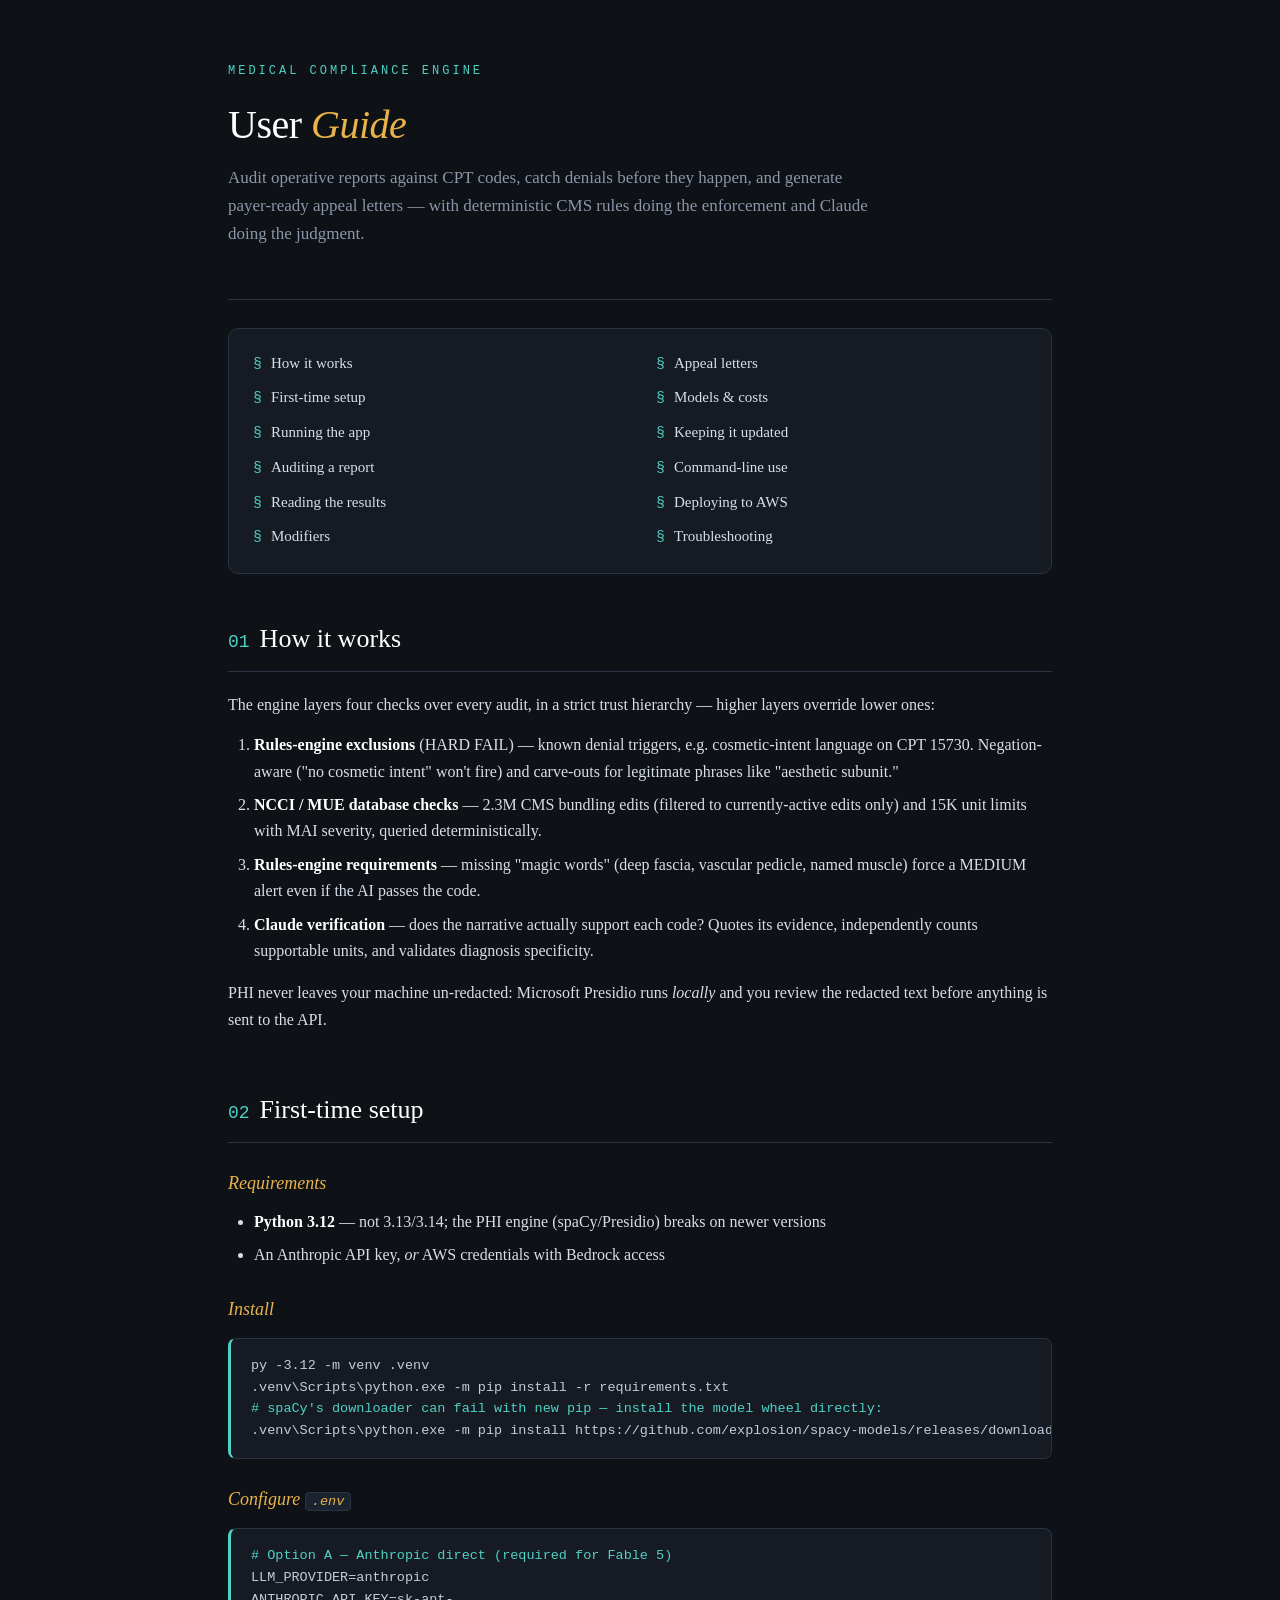
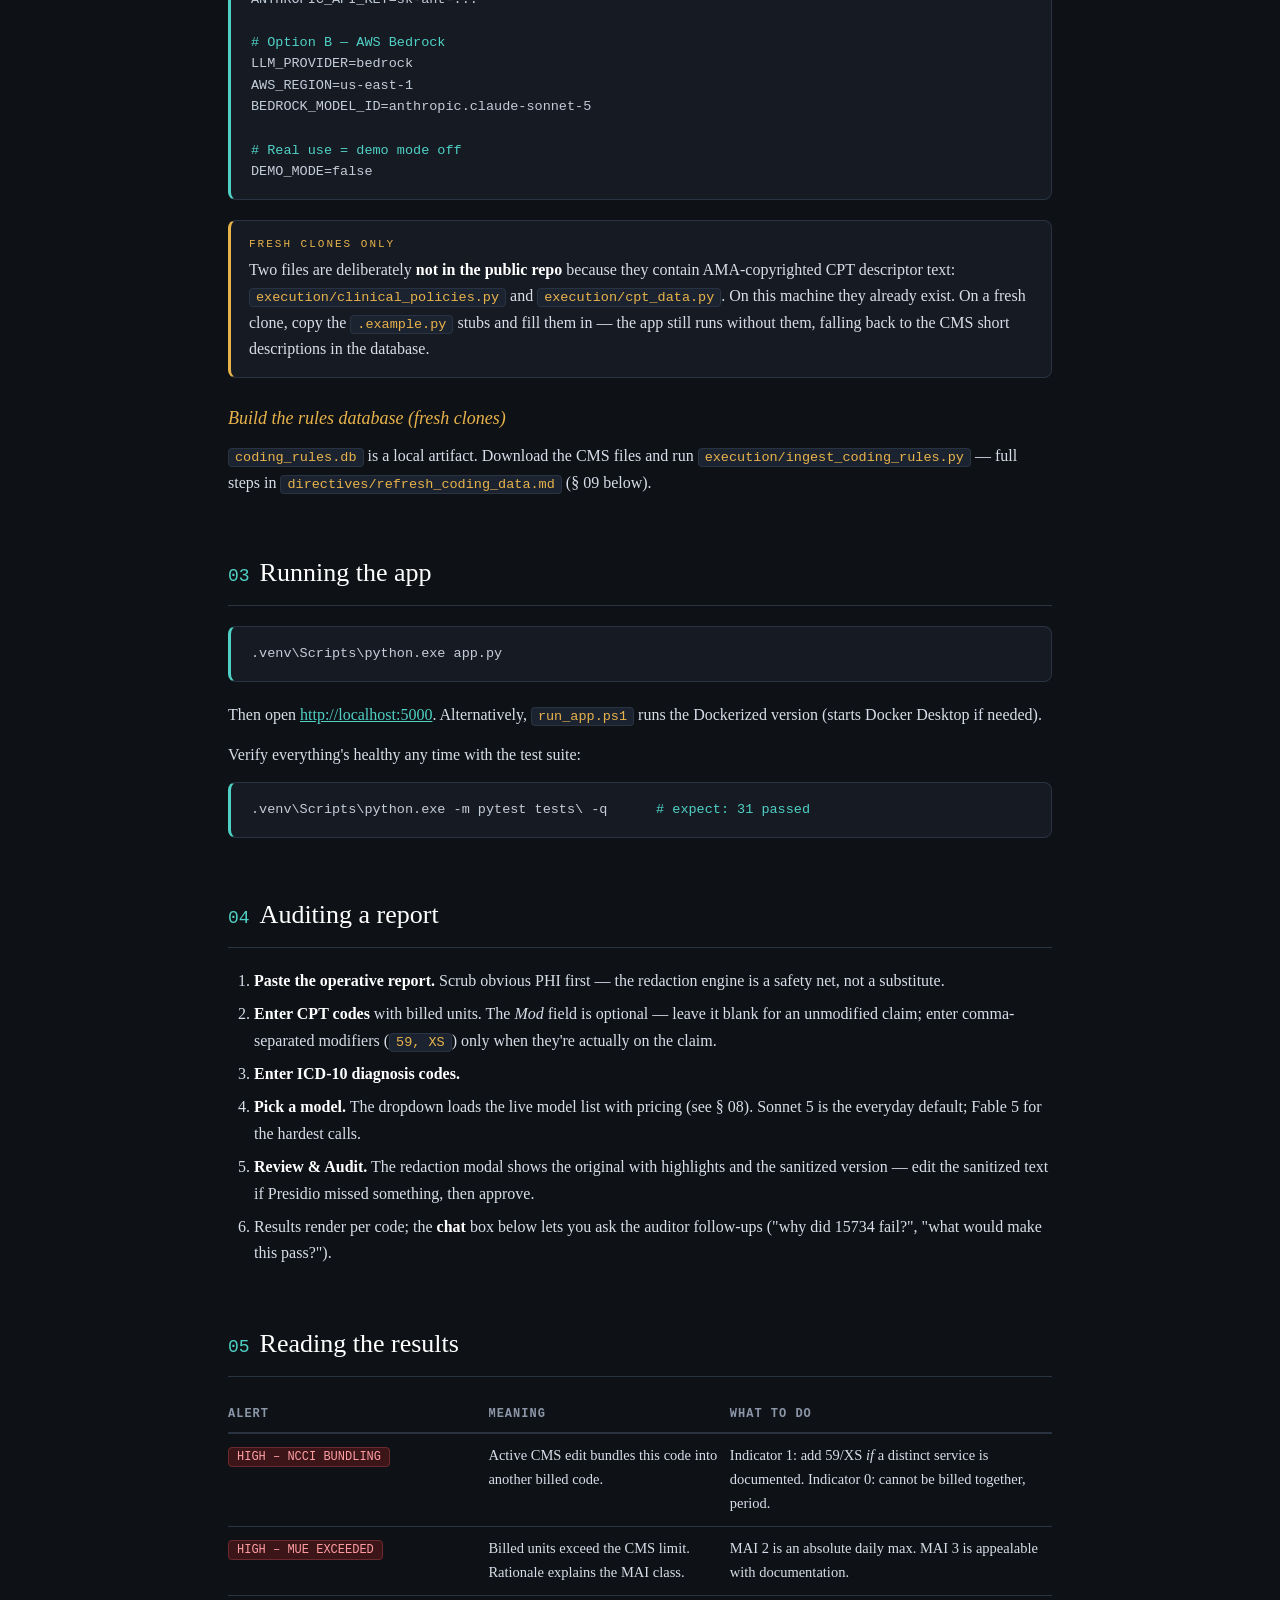
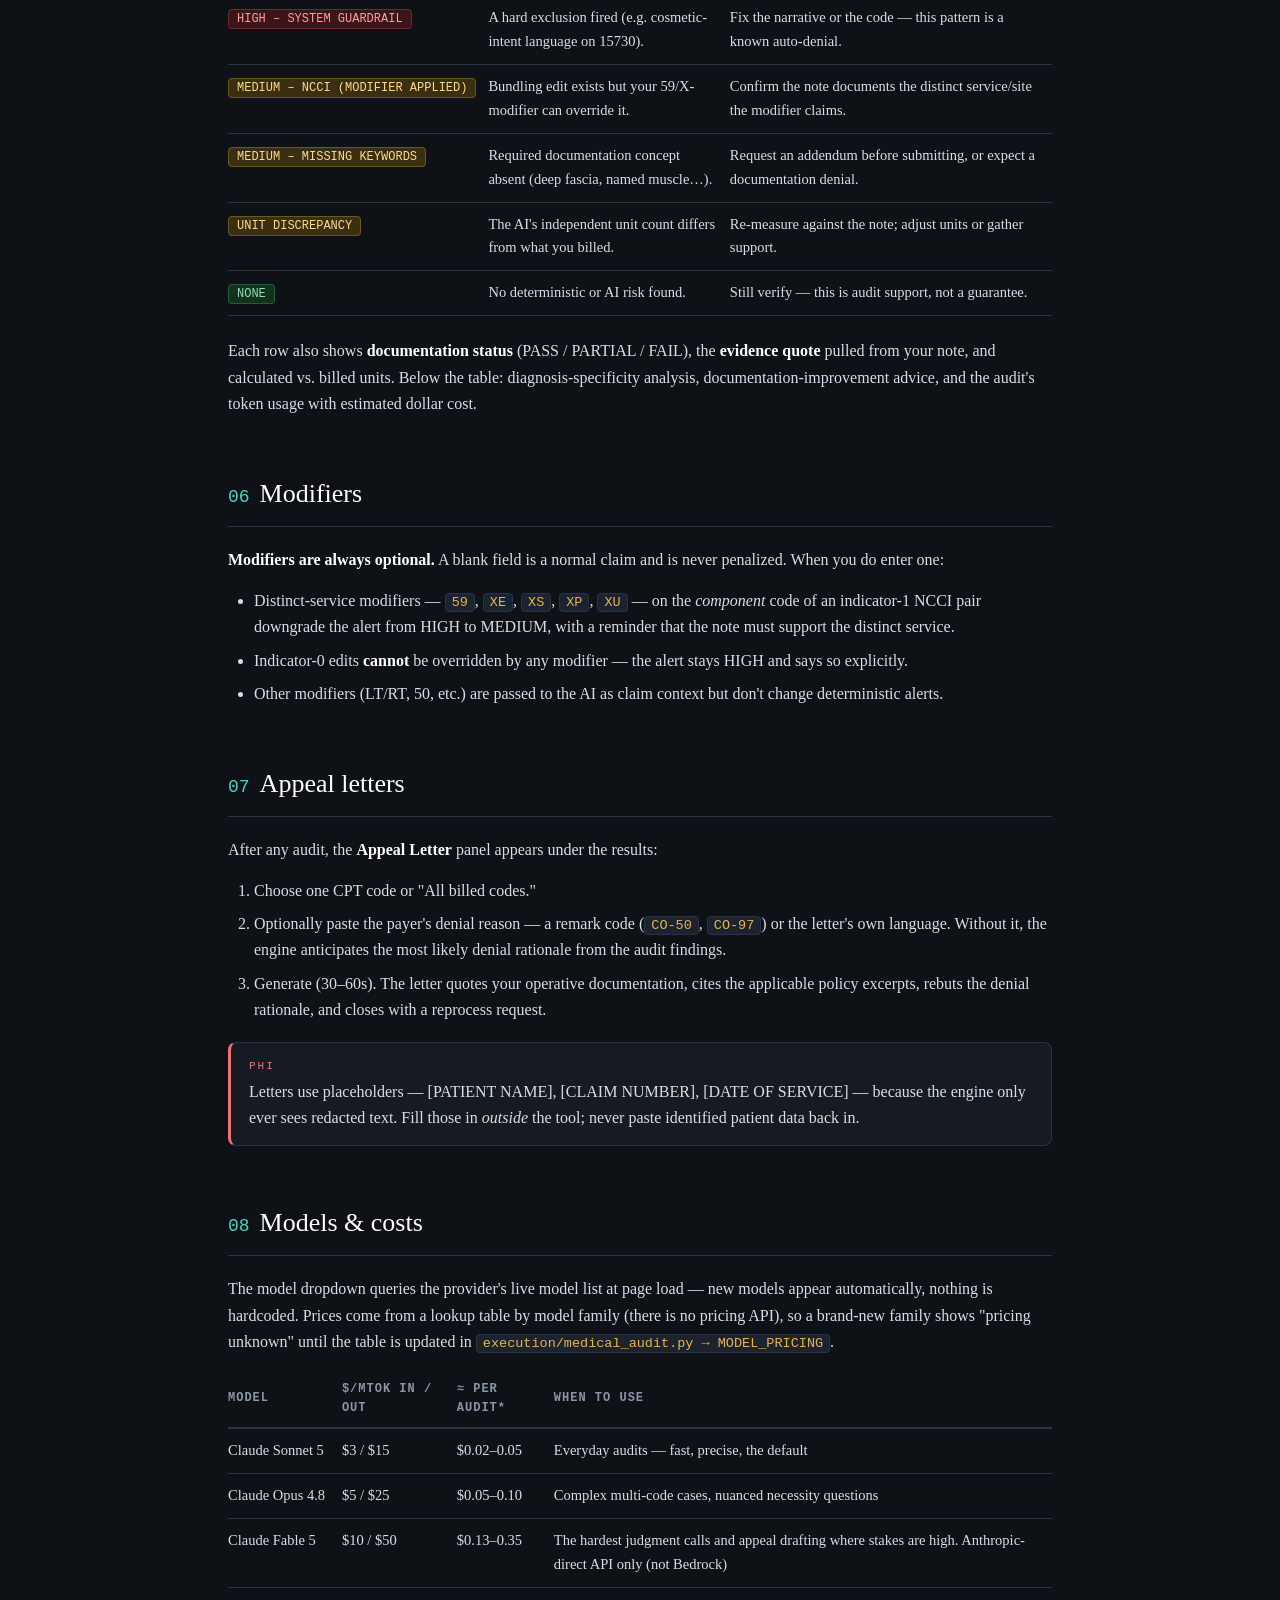
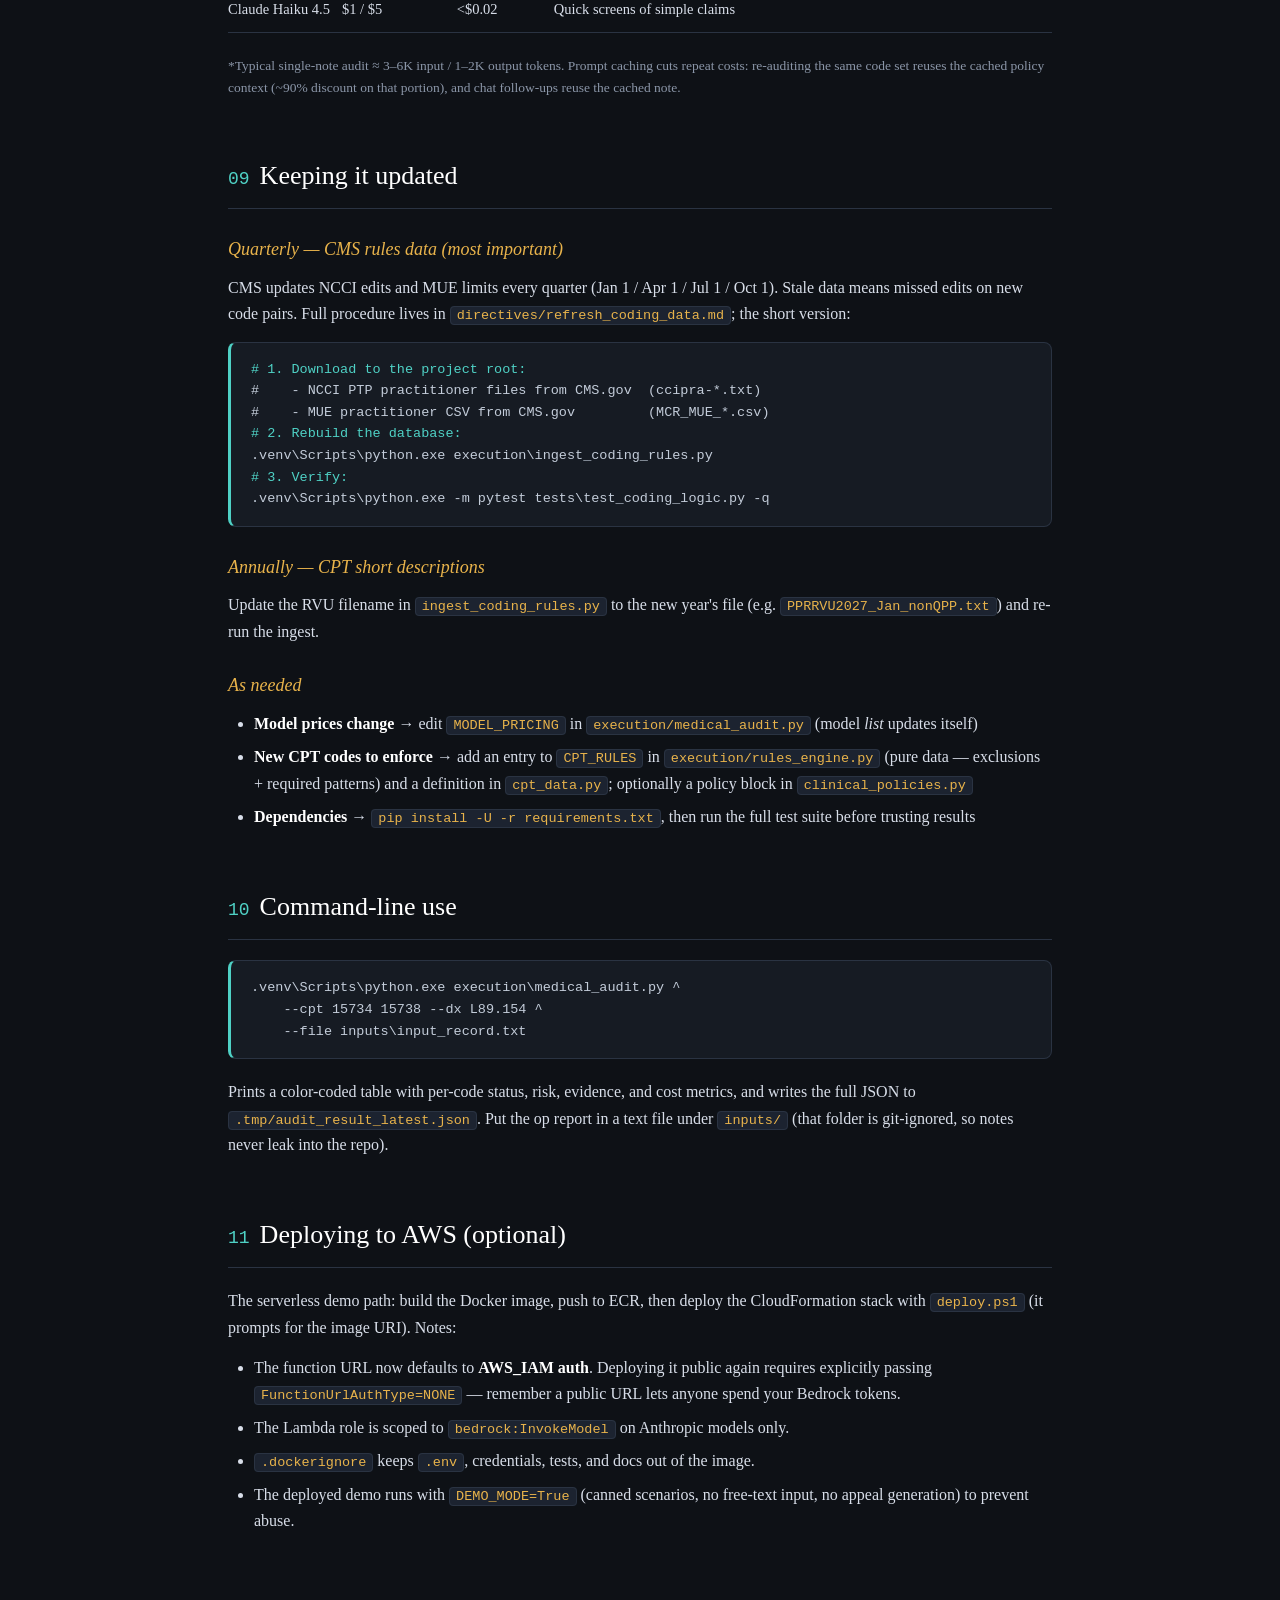
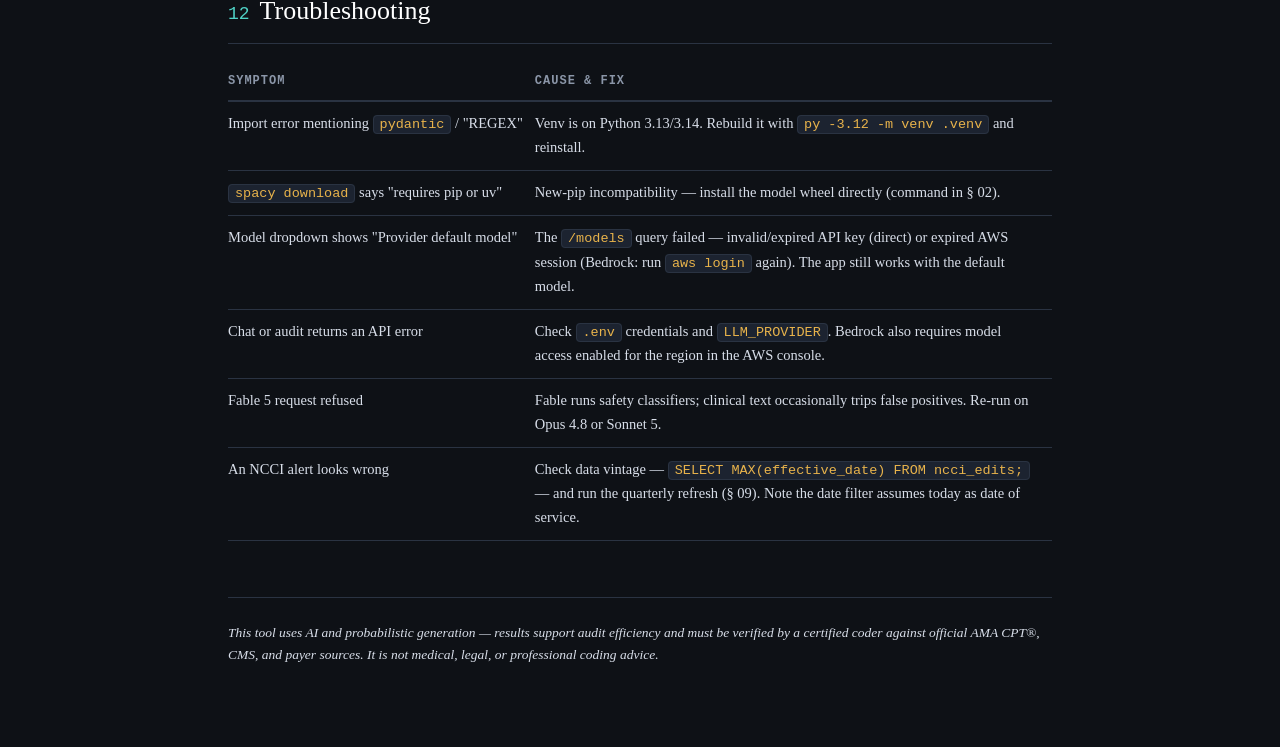
<file: docs/user_guide.html>
<!DOCTYPE html>
<html lang="en">
<head>
<meta charset="UTF-8">
<meta name="viewport" content="width=device-width, initial-scale=1.0">
<title>Medical Compliance Engine — User Guide</title>
<style>
  :root {
    --bg: #0e1116;
    --panel: #161b23;
    --panel-2: #1c2330;
    --ink: #d8dee9;
    --ink-dim: #8b96a8;
    --accent: #4fd1c5;       /* clinical teal */
    --accent-warm: #e8b34b;  /* chart amber */
    --danger: #f07178;
    --ok: #7ec699;
    --border: #2a3342;
    --mono: "Cascadia Code", "Consolas", monospace;
  }
  * { box-sizing: border-box; margin: 0; padding: 0; }
  html { scroll-behavior: smooth; }
  body {
    background: var(--bg);
    color: var(--ink);
    font: 16px/1.65 Georgia, "Times New Roman", serif;
  }
  .wrap { max-width: 880px; margin: 0 auto; padding: 0 28px 80px; }

  header.hero {
    border-bottom: 1px solid var(--border);
    padding: 56px 0 36px;
    margin-bottom: 8px;
  }
  .hero .kicker {
    font-family: var(--mono); font-size: 12px; letter-spacing: 3px;
    text-transform: uppercase; color: var(--accent);
  }
  .hero h1 {
    font-size: 40px; font-weight: normal; letter-spacing: -0.5px;
    margin: 10px 0 6px; color: #fff;
  }
  .hero h1 em { font-style: italic; color: var(--accent-warm); }
  .hero p.sub { color: var(--ink-dim); font-size: 17px; max-width: 640px; }

  nav.toc {
    background: var(--panel); border: 1px solid var(--border); border-radius: 10px;
    padding: 18px 24px; margin: 28px 0 44px;
    columns: 2; column-gap: 32px;
  }
  nav.toc a {
    display: block; color: var(--ink); text-decoration: none;
    padding: 4px 0; font-size: 15px; break-inside: avoid;
  }
  nav.toc a::before { content: "§ "; color: var(--accent); font-family: var(--mono); }
  nav.toc a:hover { color: var(--accent); }

  section { margin-bottom: 56px; }
  h2 {
    font-size: 26px; font-weight: normal; color: #fff;
    border-bottom: 1px solid var(--border);
    padding-bottom: 10px; margin-bottom: 20px;
  }
  h2 .no { color: var(--accent); font-family: var(--mono); font-size: 18px; margin-right: 10px; }
  h3 { font-size: 18px; color: var(--accent-warm); margin: 26px 0 10px; font-weight: normal; font-style: italic; }
  p { margin-bottom: 14px; }
  p, li { color: var(--ink); }
  ul, ol { margin: 0 0 16px 26px; }
  li { margin-bottom: 7px; }
  strong { color: #fff; }
  a { color: var(--accent); }

  code, .k {
    font-family: var(--mono); font-size: 13.5px;
    background: var(--panel-2); border: 1px solid var(--border);
    border-radius: 4px; padding: 1px 6px; color: var(--accent-warm);
  }
  pre {
    background: var(--panel); border: 1px solid var(--border); border-left: 3px solid var(--accent);
    border-radius: 8px; padding: 16px 20px; overflow-x: auto;
    font-family: var(--mono); font-size: 13.5px; line-height: 1.6;
    margin: 14px 0 20px; color: #c3ccd9;
  }
  pre b { color: var(--accent); font-weight: normal; }

  table {
    width: 100%; border-collapse: collapse; margin: 16px 0 22px;
    font-size: 14.5px;
  }
  th {
    text-align: left; font-family: var(--mono); font-size: 12px;
    letter-spacing: 1px; text-transform: uppercase; color: var(--ink-dim);
    border-bottom: 2px solid var(--border); padding: 8px 12px 8px 0;
  }
  td { border-bottom: 1px solid var(--border); padding: 10px 12px 10px 0; vertical-align: top; }
  td:first-child { white-space: nowrap; }

  .callout {
    border: 1px solid var(--border); border-radius: 8px;
    padding: 14px 18px; margin: 18px 0; background: var(--panel);
  }
  .callout.warn { border-left: 3px solid var(--danger); }
  .callout.tip  { border-left: 3px solid var(--ok); }
  .callout.note { border-left: 3px solid var(--accent-warm); }
  .callout .tag {
    font-family: var(--mono); font-size: 11px; letter-spacing: 2px;
    text-transform: uppercase; display: block; margin-bottom: 4px;
  }
  .warn .tag { color: var(--danger); } .tip .tag { color: var(--ok); } .note .tag { color: var(--accent-warm); }

  .badge {
    font-family: var(--mono); font-size: 12px; border-radius: 4px;
    padding: 2px 8px; white-space: nowrap;
  }
  .b-high { background: #3b1518; color: #ff9da2; border: 1px solid #6b2a2f; }
  .b-med  { background: #3b2f12; color: #ffd98a; border: 1px solid #6b5722; }
  .b-none { background: #14301f; color: #8fe0ad; border: 1px solid #275c3b; }

  footer {
    border-top: 1px solid var(--border); padding-top: 24px;
    color: var(--ink-dim); font-size: 13.5px; font-style: italic;
  }
</style>
</head>
<body>
<div class="wrap">

<header class="hero">
  <span class="kicker">Medical Compliance Engine</span>
  <h1>User <em>Guide</em></h1>
  <p class="sub">Audit operative reports against CPT codes, catch denials before they happen,
  and generate payer-ready appeal letters — with deterministic CMS rules doing the enforcement
  and Claude doing the judgment.</p>
</header>

<nav class="toc">
  <a href="#overview">How it works</a>
  <a href="#setup">First-time setup</a>
  <a href="#running">Running the app</a>
  <a href="#workflow">Auditing a report</a>
  <a href="#results">Reading the results</a>
  <a href="#modifiers">Modifiers</a>
  <a href="#appeals">Appeal letters</a>
  <a href="#models">Models &amp; costs</a>
  <a href="#updates">Keeping it updated</a>
  <a href="#cli">Command-line use</a>
  <a href="#deploy">Deploying to AWS</a>
  <a href="#trouble">Troubleshooting</a>
</nav>

<section id="overview">
  <h2><span class="no">01</span>How it works</h2>
  <p>The engine layers four checks over every audit, in a strict trust hierarchy —
  higher layers override lower ones:</p>
  <ol>
    <li><strong>Rules-engine exclusions</strong> (HARD FAIL) — known denial triggers, e.g. cosmetic-intent
        language on CPT 15730. Negation-aware ("no cosmetic intent" won't fire) and carve-outs for
        legitimate phrases like "aesthetic subunit."</li>
    <li><strong>NCCI / MUE database checks</strong> — 2.3M CMS bundling edits (filtered to currently-active
        edits only) and 15K unit limits with MAI severity, queried deterministically.</li>
    <li><strong>Rules-engine requirements</strong> — missing "magic words" (deep fascia, vascular pedicle,
        named muscle) force a MEDIUM alert even if the AI passes the code.</li>
    <li><strong>Claude verification</strong> — does the narrative actually support each code? Quotes its
        evidence, independently counts supportable units, and validates diagnosis specificity.</li>
  </ol>
  <p>PHI never leaves your machine un-redacted: Microsoft Presidio runs <em>locally</em> and you review
  the redacted text before anything is sent to the API.</p>
</section>

<section id="setup">
  <h2><span class="no">02</span>First-time setup</h2>
  <h3>Requirements</h3>
  <ul>
    <li><strong>Python 3.12</strong> — not 3.13/3.14; the PHI engine (spaCy/Presidio) breaks on newer versions</li>
    <li>An Anthropic API key, <em>or</em> AWS credentials with Bedrock access</li>
  </ul>
  <h3>Install</h3>
<pre>py -3.12 -m venv .venv
.venv\Scripts\python.exe -m pip install -r requirements.txt
<b># spaCy's downloader can fail with new pip — install the model wheel directly:</b>
.venv\Scripts\python.exe -m pip install https://github.com/explosion/spacy-models/releases/download/en_core_web_lg-3.8.0/en_core_web_lg-3.8.0-py3-none-any.whl</pre>
  <h3>Configure <code>.env</code></h3>
<pre><b># Option A — Anthropic direct (required for Fable 5)</b>
LLM_PROVIDER=anthropic
ANTHROPIC_API_KEY=sk-ant-...

<b># Option B — AWS Bedrock</b>
LLM_PROVIDER=bedrock
AWS_REGION=us-east-1
BEDROCK_MODEL_ID=anthropic.claude-sonnet-5

<b># Real use = demo mode off</b>
DEMO_MODE=false</pre>
  <div class="callout note">
    <span class="tag">Fresh clones only</span>
    Two files are deliberately <strong>not in the public repo</strong> because they contain
    AMA-copyrighted CPT descriptor text: <code>execution/clinical_policies.py</code> and
    <code>execution/cpt_data.py</code>. On this machine they already exist. On a fresh clone,
    copy the <code>.example.py</code> stubs and fill them in — the app still runs without them,
    falling back to the CMS short descriptions in the database.
  </div>
  <h3>Build the rules database (fresh clones)</h3>
  <p><code>coding_rules.db</code> is a local artifact. Download the CMS files and run
  <code>execution/ingest_coding_rules.py</code> — full steps in
  <code>directives/refresh_coding_data.md</code> (§ 09 below).</p>
</section>

<section id="running">
  <h2><span class="no">03</span>Running the app</h2>
<pre>.venv\Scripts\python.exe app.py</pre>
  <p>Then open <a href="http://localhost:5000">http://localhost:5000</a>.
  Alternatively, <code>run_app.ps1</code> runs the Dockerized version (starts Docker Desktop if needed).</p>
  <p>Verify everything's healthy any time with the test suite:</p>
<pre>.venv\Scripts\python.exe -m pytest tests\ -q      <b># expect: 31 passed</b></pre>
</section>

<section id="workflow">
  <h2><span class="no">04</span>Auditing a report</h2>
  <ol>
    <li><strong>Paste the operative report.</strong> Scrub obvious PHI first — the redaction engine is a
        safety net, not a substitute.</li>
    <li><strong>Enter CPT codes</strong> with billed units. The <em>Mod</em> field is optional —
        leave it blank for an unmodified claim; enter comma-separated modifiers
        (<code>59, XS</code>) only when they're actually on the claim.</li>
    <li><strong>Enter ICD-10 diagnosis codes.</strong></li>
    <li><strong>Pick a model.</strong> The dropdown loads the live model list with pricing
        (see § 08). Sonnet 5 is the everyday default; Fable 5 for the hardest calls.</li>
    <li><strong>Review &amp; Audit.</strong> The redaction modal shows the original with highlights and
        the sanitized version — edit the sanitized text if Presidio missed something, then approve.</li>
    <li>Results render per code; the <strong>chat</strong> box below lets you ask the auditor follow-ups
        ("why did 15734 fail?", "what would make this pass?").</li>
  </ol>
</section>

<section id="results">
  <h2><span class="no">05</span>Reading the results</h2>
  <table>
    <tr><th>Alert</th><th>Meaning</th><th>What to do</th></tr>
    <tr><td><span class="badge b-high">HIGH – NCCI BUNDLING</span></td>
        <td>Active CMS edit bundles this code into another billed code.</td>
        <td>Indicator 1: add 59/XS <em>if</em> a distinct service is documented. Indicator 0: cannot be billed together, period.</td></tr>
    <tr><td><span class="badge b-high">HIGH – MUE EXCEEDED</span></td>
        <td>Billed units exceed the CMS limit. Rationale explains the MAI class.</td>
        <td>MAI 2 is an absolute daily max. MAI 3 is appealable with documentation.</td></tr>
    <tr><td><span class="badge b-high">HIGH – SYSTEM GUARDRAIL</span></td>
        <td>A hard exclusion fired (e.g. cosmetic-intent language on 15730).</td>
        <td>Fix the narrative or the code — this pattern is a known auto-denial.</td></tr>
    <tr><td><span class="badge b-med">MEDIUM – NCCI (MODIFIER APPLIED)</span></td>
        <td>Bundling edit exists but your 59/X-modifier can override it.</td>
        <td>Confirm the note documents the distinct service/site the modifier claims.</td></tr>
    <tr><td><span class="badge b-med">MEDIUM – MISSING KEYWORDS</span></td>
        <td>Required documentation concept absent (deep fascia, named muscle…).</td>
        <td>Request an addendum before submitting, or expect a documentation denial.</td></tr>
    <tr><td><span class="badge b-med">UNIT DISCREPANCY</span></td>
        <td>The AI's independent unit count differs from what you billed.</td>
        <td>Re-measure against the note; adjust units or gather support.</td></tr>
    <tr><td><span class="badge b-none">NONE</span></td>
        <td>No deterministic or AI risk found.</td>
        <td>Still verify — this is audit support, not a guarantee.</td></tr>
  </table>
  <p>Each row also shows <strong>documentation status</strong> (PASS / PARTIAL / FAIL), the
  <strong>evidence quote</strong> pulled from your note, and calculated vs. billed units. Below the
  table: diagnosis-specificity analysis, documentation-improvement advice, and the audit's
  token usage with estimated dollar cost.</p>
</section>

<section id="modifiers">
  <h2><span class="no">06</span>Modifiers</h2>
  <p><strong>Modifiers are always optional.</strong> A blank field is a normal claim and is never
  penalized. When you do enter one:</p>
  <ul>
    <li>Distinct-service modifiers — <code>59</code>, <code>XE</code>, <code>XS</code>,
        <code>XP</code>, <code>XU</code> — on the <em>component</em> code of an indicator-1 NCCI pair
        downgrade the alert from HIGH to MEDIUM, with a reminder that the note must support the
        distinct service.</li>
    <li>Indicator-0 edits <strong>cannot</strong> be overridden by any modifier — the alert stays HIGH
        and says so explicitly.</li>
    <li>Other modifiers (LT/RT, 50, etc.) are passed to the AI as claim context but don't change
        deterministic alerts.</li>
  </ul>
</section>

<section id="appeals">
  <h2><span class="no">07</span>Appeal letters</h2>
  <p>After any audit, the <strong>Appeal Letter</strong> panel appears under the results:</p>
  <ol>
    <li>Choose one CPT code or "All billed codes."</li>
    <li>Optionally paste the payer's denial reason — a remark code (<code>CO-50</code>,
        <code>CO-97</code>) or the letter's own language. Without it, the engine anticipates the most
        likely denial rationale from the audit findings.</li>
    <li>Generate (30–60s). The letter quotes your operative documentation, cites the applicable
        policy excerpts, rebuts the denial rationale, and closes with a reprocess request.</li>
  </ol>
  <div class="callout warn">
    <span class="tag">PHI</span>
    Letters use placeholders — [PATIENT NAME], [CLAIM NUMBER], [DATE OF SERVICE] — because the
    engine only ever sees redacted text. Fill those in <em>outside</em> the tool; never paste
    identified patient data back in.
  </div>
</section>

<section id="models">
  <h2><span class="no">08</span>Models &amp; costs</h2>
  <p>The model dropdown queries the provider's live model list at page load — new models appear
  automatically, nothing is hardcoded. Prices come from a lookup table by model family
  (there is no pricing API), so a brand-new family shows "pricing unknown" until the table is
  updated in <code>execution/medical_audit.py → MODEL_PRICING</code>.</p>
  <table>
    <tr><th>Model</th><th>$/MTok in / out</th><th>≈ per audit*</th><th>When to use</th></tr>
    <tr><td>Claude Sonnet 5</td><td>$3 / $15</td><td>$0.02–0.05</td><td>Everyday audits — fast, precise, the default</td></tr>
    <tr><td>Claude Opus 4.8</td><td>$5 / $25</td><td>$0.05–0.10</td><td>Complex multi-code cases, nuanced necessity questions</td></tr>
    <tr><td>Claude Fable 5</td><td>$10 / $50</td><td>$0.13–0.35</td><td>The hardest judgment calls and appeal drafting where stakes are high. Anthropic-direct API only (not Bedrock)</td></tr>
    <tr><td>Claude Haiku 4.5</td><td>$1 / $5</td><td>&lt;$0.02</td><td>Quick screens of simple claims</td></tr>
  </table>
  <p style="color:var(--ink-dim); font-size:13.5px;">*Typical single-note audit ≈ 3–6K input / 1–2K output
  tokens. Prompt caching cuts repeat costs: re-auditing the same code set reuses the cached policy
  context (~90% discount on that portion), and chat follow-ups reuse the cached note.</p>
</section>

<section id="updates">
  <h2><span class="no">09</span>Keeping it updated</h2>
  <h3>Quarterly — CMS rules data (most important)</h3>
  <p>CMS updates NCCI edits and MUE limits every quarter (Jan 1 / Apr 1 / Jul 1 / Oct 1). Stale data
  means missed edits on new code pairs. Full procedure lives in
  <code>directives/refresh_coding_data.md</code>; the short version:</p>
<pre><b># 1. Download to the project root:</b>
#    - NCCI PTP practitioner files from CMS.gov  (ccipra-*.txt)
#    - MUE practitioner CSV from CMS.gov         (MCR_MUE_*.csv)
<b># 2. Rebuild the database:</b>
.venv\Scripts\python.exe execution\ingest_coding_rules.py
<b># 3. Verify:</b>
.venv\Scripts\python.exe -m pytest tests\test_coding_logic.py -q</pre>
  <h3>Annually — CPT short descriptions</h3>
  <p>Update the RVU filename in <code>ingest_coding_rules.py</code> to the new year's file
  (e.g. <code>PPRRVU2027_Jan_nonQPP.txt</code>) and re-run the ingest.</p>
  <h3>As needed</h3>
  <ul>
    <li><strong>Model prices change</strong> → edit <code>MODEL_PRICING</code> in
        <code>execution/medical_audit.py</code> (model <em>list</em> updates itself)</li>
    <li><strong>New CPT codes to enforce</strong> → add an entry to <code>CPT_RULES</code> in
        <code>execution/rules_engine.py</code> (pure data — exclusions + required patterns) and a
        definition in <code>cpt_data.py</code>; optionally a policy block in
        <code>clinical_policies.py</code></li>
    <li><strong>Dependencies</strong> → <code>pip install -U -r requirements.txt</code>, then run the
        full test suite before trusting results</li>
  </ul>
</section>

<section id="cli">
  <h2><span class="no">10</span>Command-line use</h2>
<pre>.venv\Scripts\python.exe execution\medical_audit.py ^
    --cpt 15734 15738 --dx L89.154 ^
    --file inputs\input_record.txt</pre>
  <p>Prints a color-coded table with per-code status, risk, evidence, and cost metrics, and writes
  the full JSON to <code>.tmp/audit_result_latest.json</code>. Put the op report in a text file under
  <code>inputs/</code> (that folder is git-ignored, so notes never leak into the repo).</p>
</section>

<section id="deploy">
  <h2><span class="no">11</span>Deploying to AWS (optional)</h2>
  <p>The serverless demo path: build the Docker image, push to ECR, then deploy the CloudFormation
  stack with <code>deploy.ps1</code> (it prompts for the image URI). Notes:</p>
  <ul>
    <li>The function URL now defaults to <strong>AWS_IAM auth</strong>. Deploying it public again
        requires explicitly passing <code>FunctionUrlAuthType=NONE</code> — remember a public URL lets
        anyone spend your Bedrock tokens.</li>
    <li>The Lambda role is scoped to <code>bedrock:InvokeModel</code> on Anthropic models only.</li>
    <li><code>.dockerignore</code> keeps <code>.env</code>, credentials, tests, and docs out of the image.</li>
    <li>The deployed demo runs with <code>DEMO_MODE=True</code> (canned scenarios, no free-text input,
        no appeal generation) to prevent abuse.</li>
  </ul>
</section>

<section id="trouble">
  <h2><span class="no">12</span>Troubleshooting</h2>
  <table>
    <tr><th>Symptom</th><th>Cause &amp; fix</th></tr>
    <tr><td>Import error mentioning <code>pydantic</code> / "REGEX"</td>
        <td>Venv is on Python 3.13/3.14. Rebuild it with <code>py -3.12 -m venv .venv</code> and reinstall.</td></tr>
    <tr><td><code>spacy download</code> says "requires pip or uv"</td>
        <td>New-pip incompatibility — install the model wheel directly (command in § 02).</td></tr>
    <tr><td>Model dropdown shows "Provider default model"</td>
        <td>The <code>/models</code> query failed — invalid/expired API key (direct) or expired AWS session
            (Bedrock: run <code>aws login</code> again). The app still works with the default model.</td></tr>
    <tr><td>Chat or audit returns an API error</td>
        <td>Check <code>.env</code> credentials and <code>LLM_PROVIDER</code>. Bedrock also requires model
            access enabled for the region in the AWS console.</td></tr>
    <tr><td>Fable 5 request refused</td>
        <td>Fable runs safety classifiers; clinical text occasionally trips false positives. Re-run on
            Opus 4.8 or Sonnet 5.</td></tr>
    <tr><td>An NCCI alert looks wrong</td>
        <td>Check data vintage — <code>SELECT MAX(effective_date) FROM ncci_edits;</code> — and run the
            quarterly refresh (§ 09). Note the date filter assumes today as date of service.</td></tr>
  </table>
</section>

<footer>
  <p>This tool uses AI and probabilistic generation — results support audit efficiency and must be
  verified by a certified coder against official AMA CPT®, CMS, and payer sources. It is not medical,
  legal, or professional coding advice.</p>
</footer>

</div>
</body>
</html>
</file>
